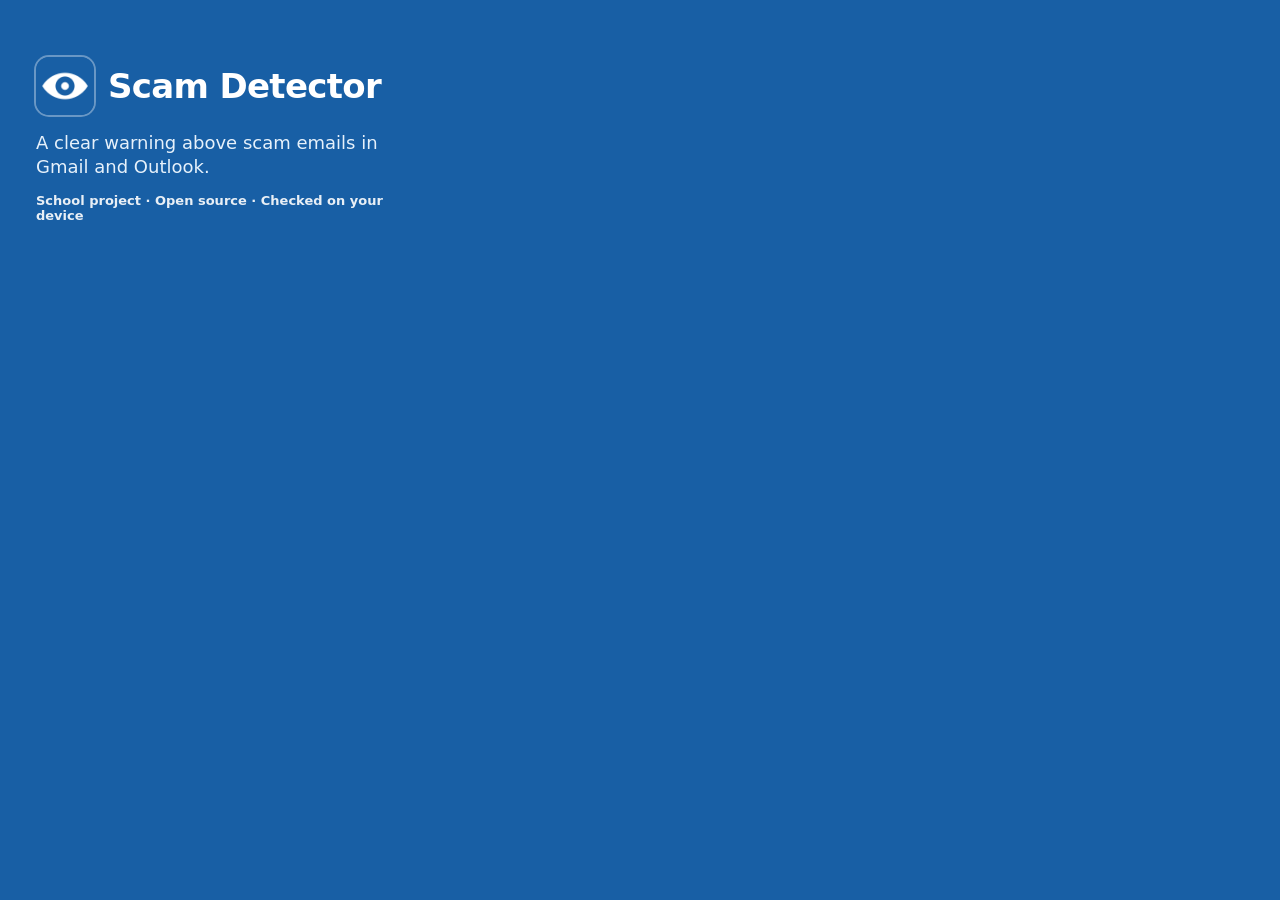
<file: store/promo-tile.html>
<!doctype html>
<html lang="en">
<head>
  <meta charset="utf-8">
  <title>Promo Tile</title>
  <!-- Chrome Web Store small promo tile, 440x280. Captured by scripts/make_screenshots.sh. -->
  <style>
    html, body { margin: 0; width: 440px; height: 280px; overflow: hidden; }
    body { background: #185FA5; color: #fff; font-family: system-ui, -apple-system, "Segoe UI", Roboto, sans-serif;
      display: flex; flex-direction: column; justify-content: center; padding: 0 36px; box-sizing: border-box; }
    .top { display: flex; align-items: center; gap: 14px; }
    img { width: 58px; height: 58px; border-radius: 13px; box-shadow: 0 0 0 2px rgba(255,255,255,.35); }
    h1 { font-size: 34px; margin: 0; letter-spacing: -0.02em; }
    p { font-size: 18px; line-height: 1.35; margin: 16px 0 0; color: #E6F1FB; }
    .tags { margin-top: 14px; font-size: 13px; font-weight: 600; color: #fff; opacity: .9; }
  </style>
</head>
<body>
  <div class="top"><img src="icon-512.png" alt=""><h1>Scam Detector</h1></div>
  <p>A clear warning above scam emails in Gmail and Outlook.</p>
  <div class="tags">School project · Open source · Checked on your device</div>
</body>
</html>
</file>
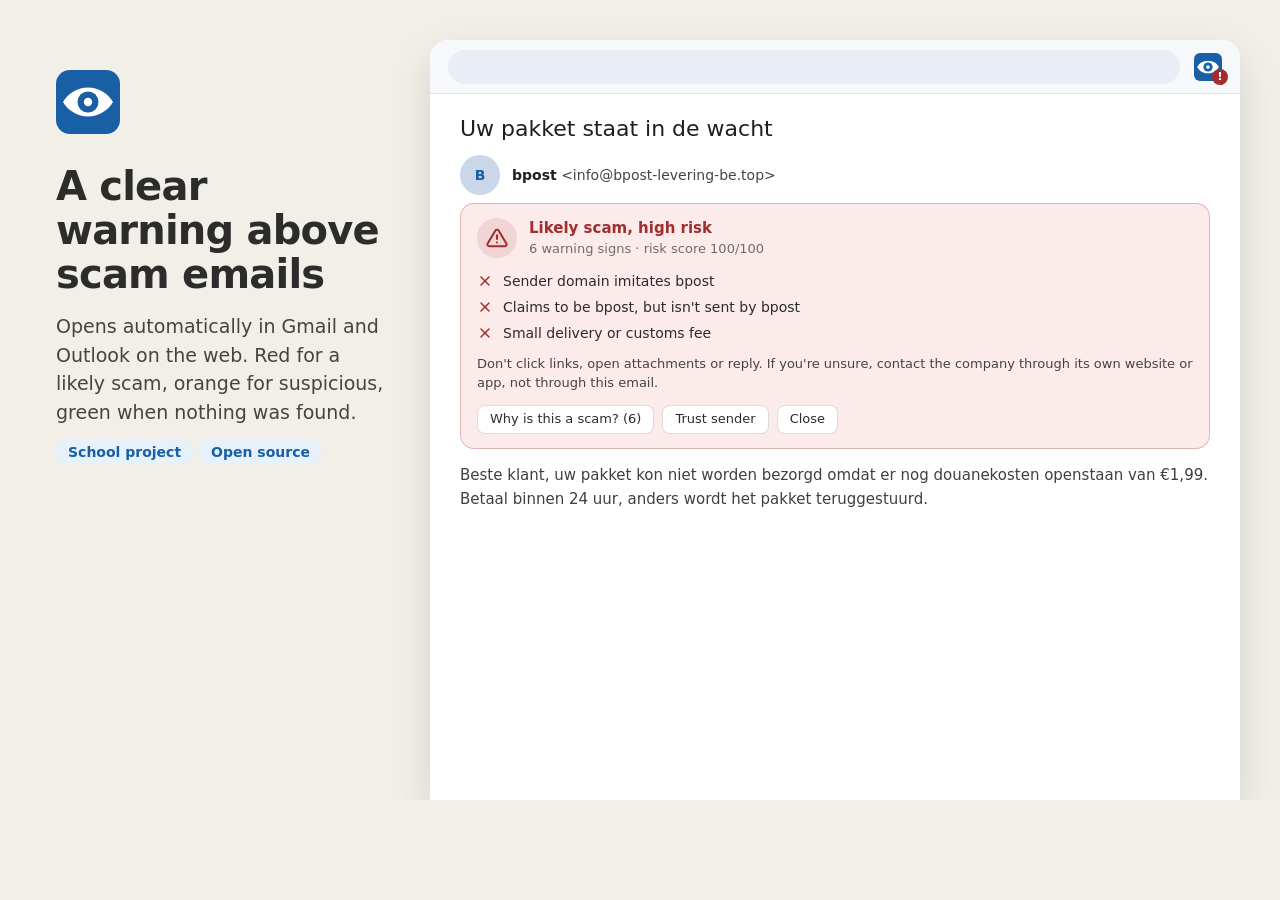
<file: store/screenshots.html>
<!doctype html>
<html lang="en">
<head>
  <meta charset="utf-8">
  <title>Store Screenshots</title>
  <!-- Renders the store screenshots (1280x800) from the real extension code.
       Open with ?shot=1, 2 or 3; scripts/make_screenshots.sh captures them with headless Firefox. -->
  <style>
    * { box-sizing: border-box; }
    html, body { margin: 0; width: 1280px; height: 800px; overflow: hidden; font-family: system-ui, -apple-system, "Segoe UI", Roboto, sans-serif; }
    body { background: #F1EFE8; color: #444441; display: grid; grid-template-columns: 430px 1fr; }
    body.dark { background: #1F1F1E; color: #DAD8D0; }
    .pitch { padding: 70px 40px 40px 56px; }
    .pitch img { width: 64px; height: 64px; }
    .pitch h1 { font-size: 40px; line-height: 1.1; color: #2C2C2A; margin: 26px 0 16px; letter-spacing: -0.02em; }
    .dark .pitch h1 { color: #F4F3EE; }
    .pitch p { font-size: 19px; line-height: 1.5; margin: 0 0 14px; }
    .pill { display: inline-block; font-size: 14px; font-weight: 600; padding: 4px 12px; border-radius: 999px; background: #E6F1FB; color: #185FA5; margin: 0 6px 8px 0; }
    .dark .pill { background: #1D3550; color: #7FB2E8; }
    .mail { margin: 40px 40px 0 0; background: #fff; border-radius: 18px 18px 0 0; box-shadow: 0 16px 40px rgba(0,0,0,.12); overflow: hidden; height: 760px; }
    .dark .mail { background: #2A2A28; }
    .toolbar { height: 54px; background: #F6F8FC; border-bottom: 1px solid #E3E3E3; display: flex; align-items: center; gap: 14px; padding: 0 18px; }
    .dark .toolbar { background: #232322; border-color: #3D3D3A; }
    .search { flex: 1; height: 34px; border-radius: 17px; background: #E9EEF6; }
    .dark .search { background: #353532; }
    .ext { width: 28px; height: 28px; position: relative; }
    .ext img { width: 28px; height: 28px; }
    .badge { position: absolute; right: -6px; bottom: -4px; background: #A32D2D; color: #fff; font: 700 11px/16px system-ui; min-width: 16px; text-align: center; border-radius: 8px; padding: 0 4px; }
    .msg { padding: 22px 30px; }
    .subject { font-size: 22px; color: #1F1F1F; margin-bottom: 14px; }
    .dark .subject { color: #F4F3EE; }
    .from { display: flex; gap: 12px; align-items: center; margin-bottom: 8px; font-size: 14px; }
    .avatar { width: 40px; height: 40px; border-radius: 50%; background: #C9D7E8; display: grid; place-items: center; font-weight: 700; color: #185FA5; }
    .from b { color: #1F1F1F; }
    .dark .from b { color: #F4F3EE; }
    .body { font-size: 15px; line-height: 1.6; color: #3C4043; margin-top: 6px; }
    .dark .body { color: #C8C6BE; }
    .btn { display: inline-block; background: #D40511; color: #fff; padding: 10px 18px; border-radius: 6px; font-weight: 600; margin: 8px 0; }
  </style>
</head>
<body>
  <div class="pitch">
    <img src="../extension/icons/icon.svg" alt="">
    <h1 id="headline"></h1>
    <div id="pitch"></div>
  </div>
  <div class="mail">
    <div class="toolbar"><div class="search"></div><div class="ext"><img src="../extension/icons/icon.svg" alt=""><span class="badge" id="badge">!</span></div></div>
    <div class="msg">
      <div class="subject" id="subject"></div>
      <div class="from"><div class="avatar" id="avatar"></div><div id="from"></div></div>
      <div id="card"></div>
      <div class="body" id="body"></div>
    </div>
  </div>

  <script src="../extension/src/core/lists.js"></script>
  <script src="../extension/src/core/i18n.js"></script>
  <script src="../extension/src/core/domain.js"></script>
  <script src="../extension/src/core/phrases.js"></script>
  <script src="../extension/src/core/detector.js"></script>
  <script src="../extension/src/core/html.js"></script>
  <script src="../extension/src/core/mime.js"></script>
  <script src="../extension/src/ui/report.js"></script>
  <script src="../extension/src/analyzer/samples.js"></script>
  <script>
    (function (SD) {
      const shot = new URLSearchParams(location.search).get("shot") || "1";
      const style = document.createElement("style");
      style.textContent = SD.REPORT_CSS;
      document.head.append(style);
      const $ = (id) => document.getElementById(id);
      const text = (id, value) => { $(id).textContent = value; };
      const pills = (list) => $("pitch").append(...list.map((t) => Object.assign(document.createElement("span"), { className: "pill", textContent: t })));
      const para = (t) => $("pitch").append(Object.assign(document.createElement("p"), { textContent: t }));
      const sample = (id) => SD.emailFromRaw(SD.SAMPLES.find((s) => s.id === id).raw);
      const actions = (trust) => [...(trust ? [{ label: SD.t("action.trust"), onClick() {} }] : []), { label: SD.t("action.close"), onClick() {} }];

      const fromLine = (email) => {
        const b = document.createElement("b");
        b.textContent = email.from.name;
        $("from").append(b, ` <${email.from.address}>`);
        $("avatar").textContent = email.from.name[0].toUpperCase();
        text("subject", email.subject);
      };

      if (shot === "1") {
        const email = sample("parcel");
        text("headline", "A clear warning above scam emails");
        para("Opens automatically in Gmail and Outlook on the web. Red for a likely scam, orange for suspicious, green when nothing was found.");
        pills(["School project", "Open source"]);
        fromLine(email);
        $("card").append(SD.renderReport(SD.analyze(email, {}), { actions: actions(true), theme: "light" }));
        text("body", "Beste klant, uw pakket kon niet worden bezorgd omdat er nog douanekosten openstaan van €1,99. Betaal binnen 24 uur, anders wordt het pakket teruggestuurd.");
      } else if (shot === "2") {
        const email = sample("donation");
        text("headline", "Explains why, in plain language");
        para("Over 70 warning signs: fake senders, lookalike links, dangerous attachments, money promises, hidden text and more.");
        para("Available in English, Dutch and French.");
        pills(["Checked on your device"]);
        fromLine(email);
        $("card").append(SD.renderReport(SD.analyze(email, {}), { actions: actions(true), expanded: true, theme: "light" }));
      } else {
        document.body.classList.add("dark");
        SD.setLanguage("nl");
        const email = sample("friend");
        text("headline", "Follows your mailbox theme and language");
        para("Dark mailbox, dark card. Shown here in Dutch; French and English work the same way.");
        para("Your emails are never uploaded. No tracking, no account.");
        pills(["Open source", "Privacy friendly"]);
        $("badge").remove();
        fromLine(email);
        $("card").append(SD.renderReport(SD.analyze(email, {}), { actions: actions(false), theme: "dark" }));
        text("body", "Top, ik neem het deel over de Eerste Wereldoorlog. Zullen we donderdag na school afspreken?");
      }
    })(globalThis.ScamDetector);
  </script>
</body>
</html>
</file>
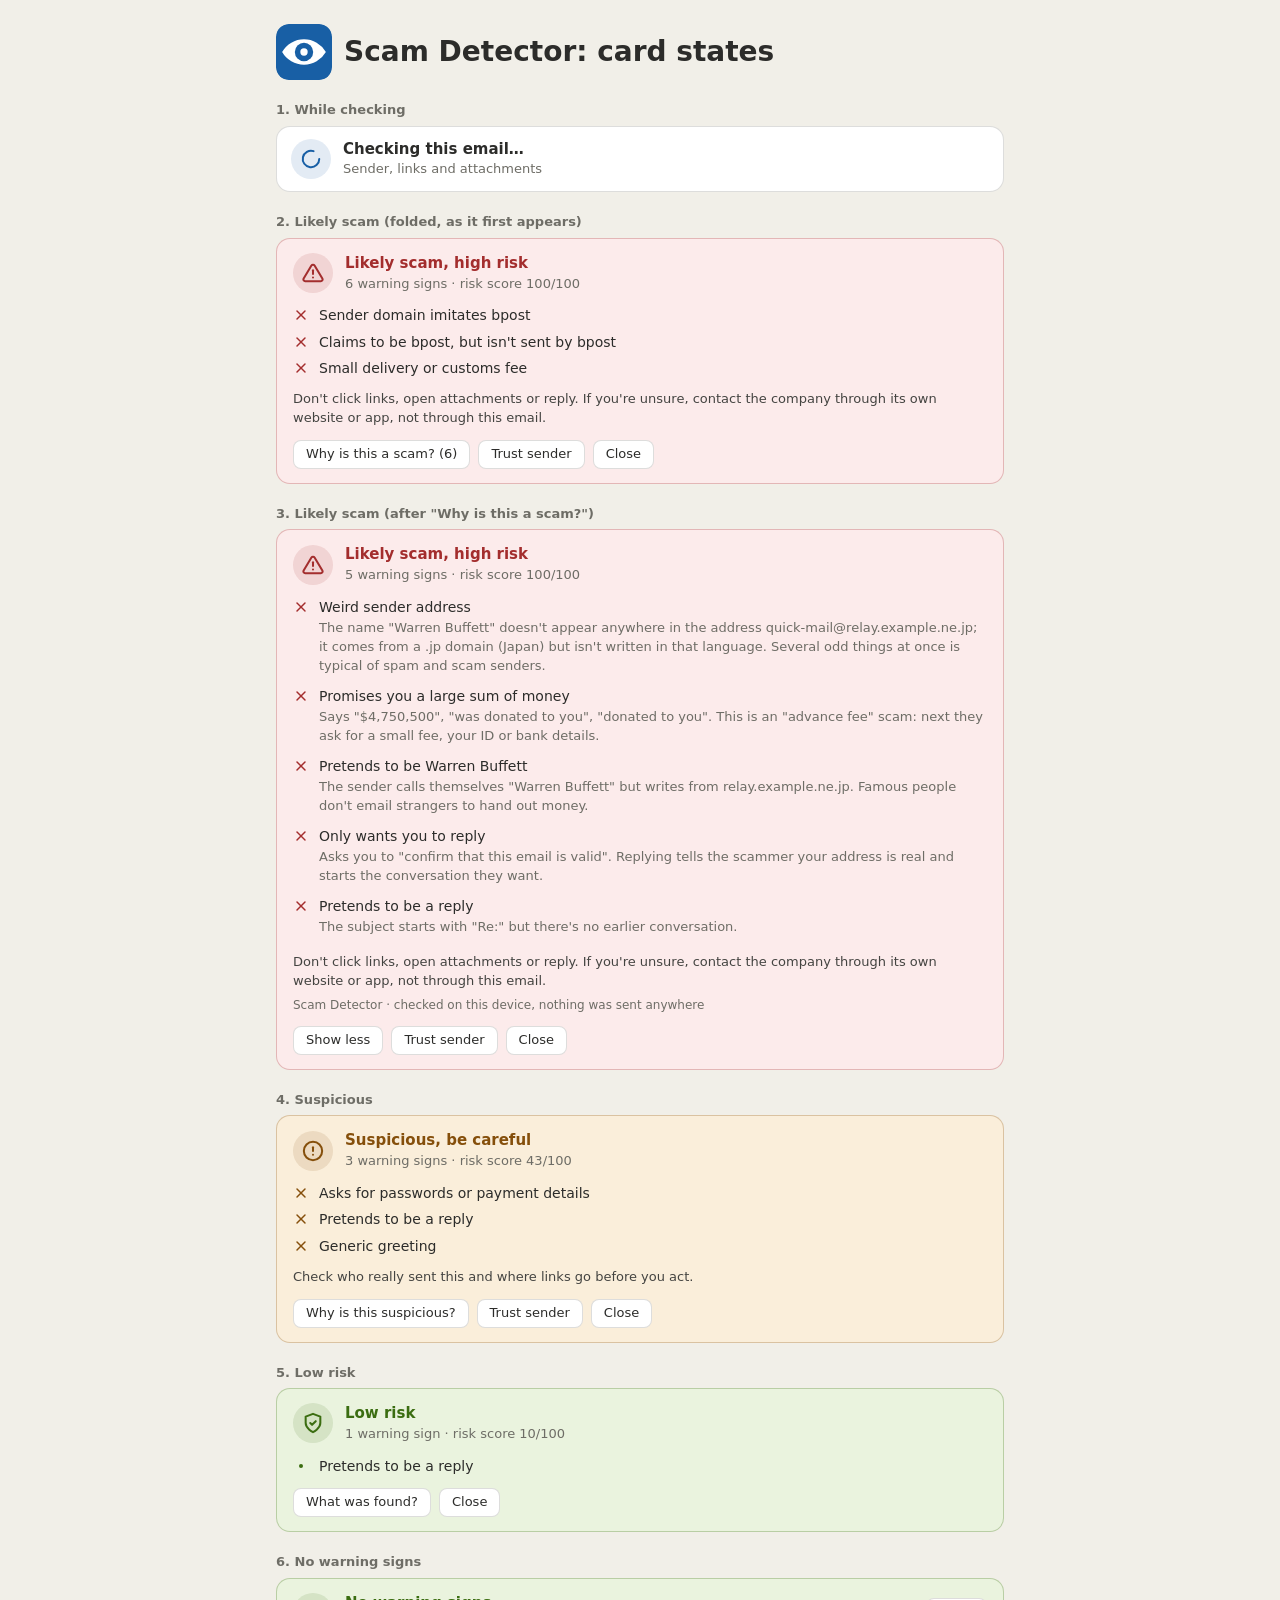
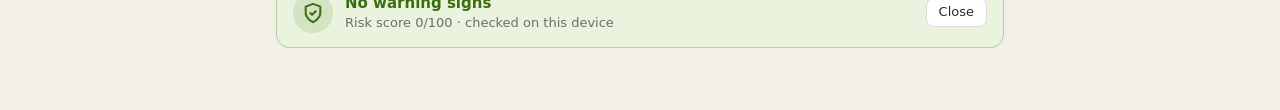
<file: test/preview.html>
<!doctype html>
<html lang="en">
<head>
  <meta charset="utf-8">
  <meta name="viewport" content="width=device-width, initial-scale=1">
  <title>Card Preview</title>
  <link rel="stylesheet" href="../extension/src/ui/page.css">
  <style>
    body { background: var(--surface); }
    main { max-width: 760px; margin: 0 auto; padding: 24px 16px 48px; }
    h2 { font-size: 13px; font-weight: 600; color: var(--muted); margin: 22px 0 6px; }
    .head { display: flex; align-items: center; gap: 12px; }
    .head img { width: 56px; height: 56px; border-radius: 13px; }
  </style>
</head>
<body>
  <main>
    <div class="head"><img src="../extension/icons/icon.svg" alt=""><h1>Scam Detector: card states</h1></div>
    <div id="cards"></div>
  </main>
  <script src="../extension/src/core/lists.js"></script>
  <script src="../extension/src/core/i18n.js"></script>
  <script src="../extension/src/core/domain.js"></script>
  <script src="../extension/src/core/phrases.js"></script>
  <script src="../extension/src/core/detector.js"></script>
  <script src="../extension/src/core/html.js"></script>
  <script src="../extension/src/core/mime.js"></script>
  <script src="../extension/src/ui/report.js"></script>
  <script src="../extension/src/analyzer/samples.js"></script>
  <script>
    (function (SD) {
      const box = document.getElementById("cards");
      const style = document.createElement("style");
      style.textContent = SD.REPORT_CSS;
      document.head.append(style);
      const actions = (trust) => [...(trust ? [{ label: "Trust sender", onClick() {} }] : []), { label: "Close", onClick() {} }];
      const show = (label, card) => {
        const h = document.createElement("h2");
        h.textContent = label;
        box.append(h, card);
      };
      const sample = (id) => SD.analyze(SD.emailFromRaw(SD.SAMPLES.find((s) => s.id === id).raw), {});
      show("1. While checking", SD.renderChecking());
      show("2. Likely scam (folded, as it first appears)", SD.renderReport(sample("parcel"), { actions: actions(true) }));
      show("3. Likely scam (after \"Why is this a scam?\")", SD.renderReport(sample("donation"), { actions: actions(true), expanded: true }));
      show("4. Suspicious", SD.renderReport(SD.analyze({ from: { name: "Shop", address: "deals@shop.example" }, subject: "Re: your account",
        text: "Dear customer, please confirm your account details today.", links: [], attachments: [], images: [] }, {}), { actions: actions(true) }));
      show("5. Low risk", SD.renderReport(SD.analyze({ from: { name: "Shop", address: "info@shop.example" }, subject: "Re: your order",
        text: "Hello, here is the update about your order.", links: [], attachments: [], images: [] }, {}), { actions: actions(false) }));
      show("6. No warning signs", SD.renderReport(sample("friend"), { actions: actions(false) }));
    })(globalThis.ScamDetector);
  </script>
</body>
</html>
</file>
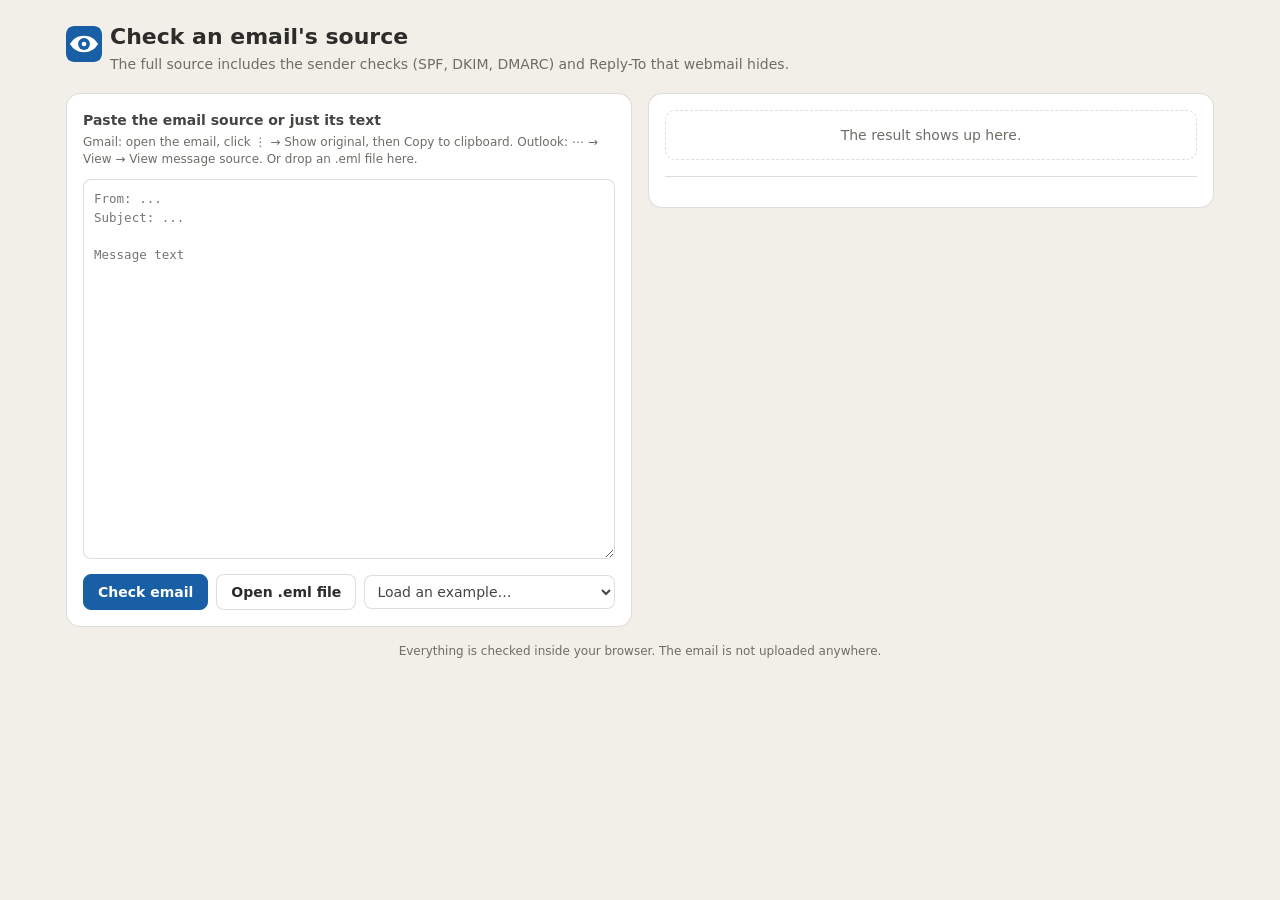
<file: extension/src/analyzer/analyzer.html>
<!doctype html>
<html lang="en">
<head>
  <meta charset="utf-8">
  <meta name="viewport" content="width=device-width, initial-scale=1">
  <title data-i18n="an.pageTitle">Email Source Check</title>
  <link rel="stylesheet" href="../ui/page.css">
  <link rel="stylesheet" href="analyzer.css">
</head>
<body>
  <main class="wrap">
    <header class="brand page-head">
      <img src="../../icons/icon.svg" alt="">
      <div>
        <h1 data-i18n="an.title">Check an email's source</h1>
        <p class="muted" data-i18n="an.sub">The full source includes the sender checks (SPF, DKIM, DMARC) and Reply-To that webmail hides.</p>
      </div>
    </header>

    <div class="grid">
      <section class="card input-card">
        <label for="raw" class="label" data-i18n="an.paste">Paste the email source or just its text</label>
        <p class="muted small hint" data-i18n="an.hint">Gmail: open the email, click ⋮ → Show original, then Copy to clipboard. Outlook: ⋯ → View → View message source. Or drop an .eml file here.</p>
        <textarea id="raw" spellcheck="false" placeholder="From: ...&#10;Subject: ...&#10;&#10;Message text" data-i18n-placeholder="an.placeholder"></textarea>
        <div class="controls">
          <button id="analyze" class="button primary" type="button" data-i18n="an.check">Check email</button>
          <label class="button file-button"><span data-i18n="an.open">Open .eml file</span><input id="file" type="file" accept=".eml,.txt,message/rfc822"></label>
          <select id="samples" aria-label="Load an example email" data-i18n-aria-label="an.example">
            <option value="" data-i18n="an.example">Load an example…</option>
          </select>
        </div>
      </section>

      <section class="card output-card" aria-live="polite">
        <div id="output" class="empty" data-i18n="an.empty">The result shows up here.</div>
        <dl id="facts" hidden></dl>
      </section>
    </div>
    <p class="muted small privacy" data-i18n="an.privacy">Everything is checked inside your browser. The email is not uploaded anywhere.</p>
  </main>

  <script src="../core/browser-compat.js"></script>
  <script src="../core/lists.js"></script>
  <script src="../core/i18n.js"></script>
  <script src="../core/domain.js"></script>
  <script src="../core/phrases.js"></script>
  <script src="../core/detector.js"></script>
  <script src="../core/html.js"></script>
  <script src="../core/mime.js"></script>
  <script src="../ui/report.js"></script>
  <script src="../content/runner.js"></script>
  <script src="samples.js"></script>
  <script src="analyzer.js"></script>
</body>
</html>
</file>
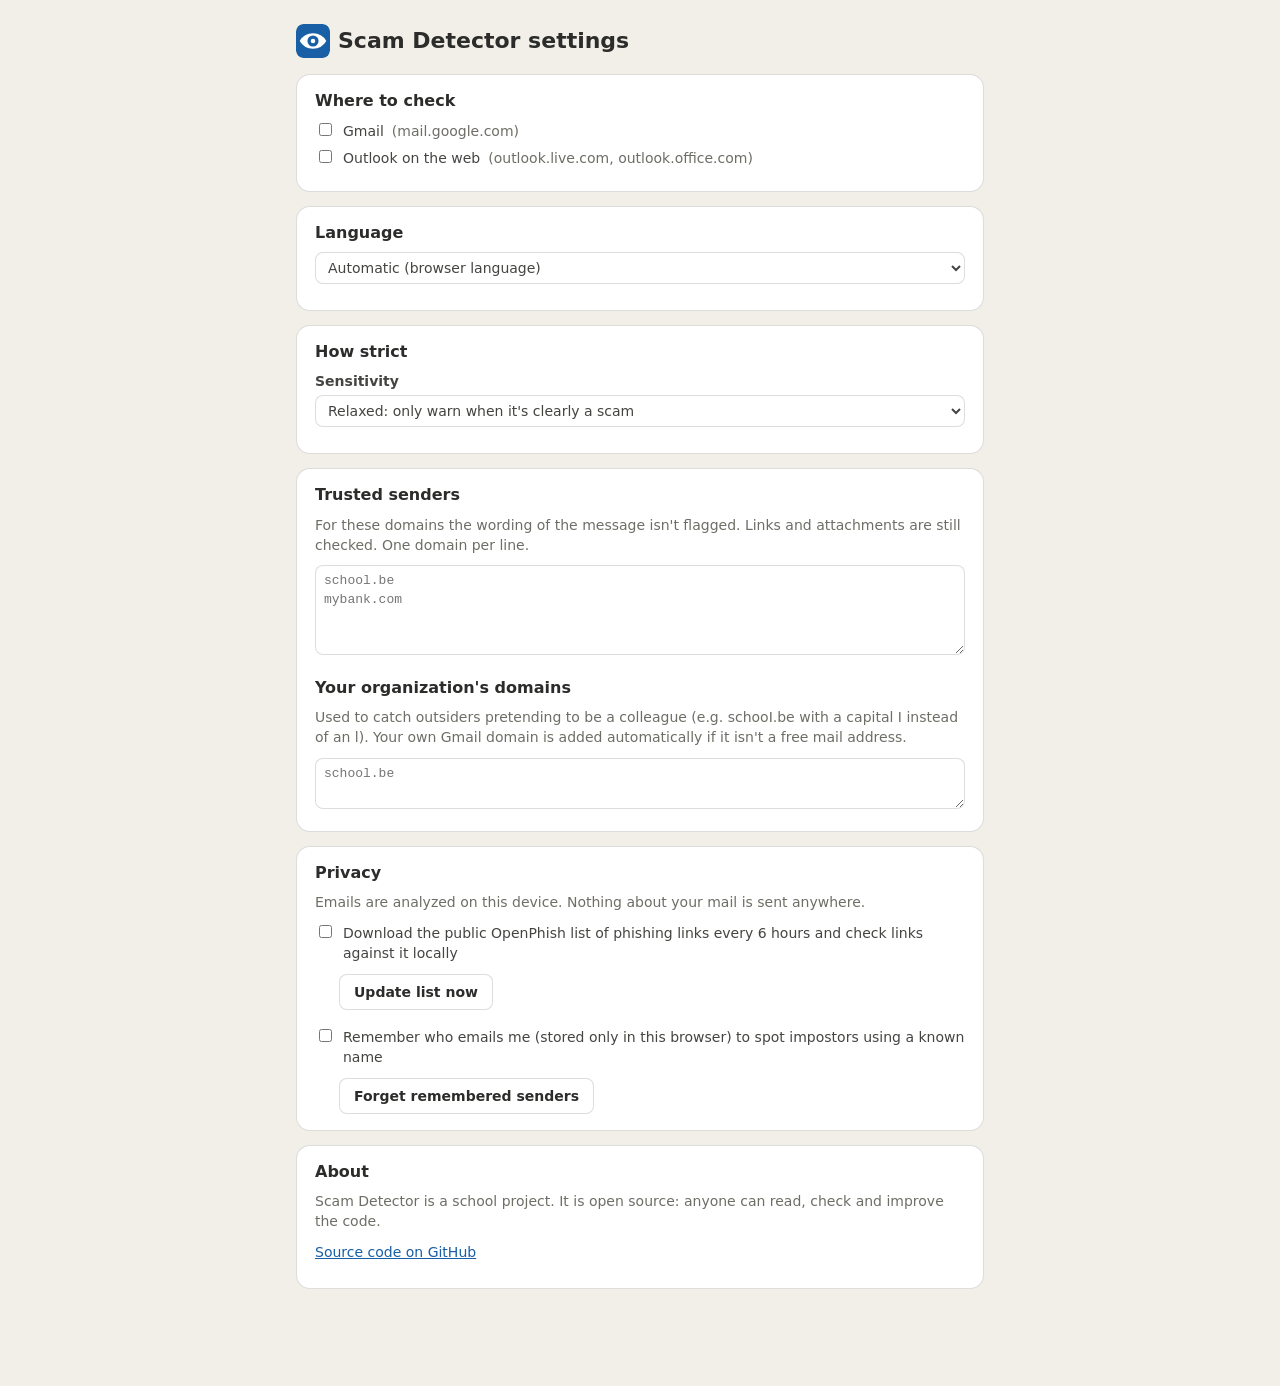
<file: extension/src/options/options.html>
<!doctype html>
<html lang="en">
<head>
  <meta charset="utf-8">
  <meta name="viewport" content="width=device-width, initial-scale=1">
  <title data-i18n="opt.pageTitle">Scam Detector settings</title>
  <link rel="stylesheet" href="../ui/page.css">
  <link rel="stylesheet" href="options.css">
</head>
<body>
  <main class="wrap">
    <header class="brand page-head">
      <img src="../../icons/icon.svg" alt="">
      <h1 data-i18n="opt.pageTitle">Scam Detector settings</h1>
    </header>

    <form id="settings">
      <section class="card">
        <h2 data-i18n="opt.where">Where to check</h2>
        <div id="access" class="access" hidden>
          <p data-i18n="opt.access">Scam Detector isn't allowed to read Gmail and Outlook yet, so it can't put warnings above your emails automatically.</p>
          <button id="grant-access" class="button primary" type="button" data-i18n="auto.allow">Allow automatic warnings</button>
        </div>
        <label class="row"><input type="checkbox" name="gmail"> Gmail <span class="muted">(mail.google.com)</span></label>
        <label class="row"><input type="checkbox" name="outlook"> <span data-i18n="opt.outlook">Outlook on the web</span> <span class="muted">(outlook.live.com, outlook.office.com)</span></label>
      </section>

      <section class="card">
        <h2 data-i18n="opt.language">Language</h2>
        <label class="field">
          <select name="language" aria-label="Language" data-i18n-aria-label="opt.language">
            <option value="auto" data-i18n="opt.langAuto">Automatic (browser language)</option>
            <option value="en">English</option>
            <option value="nl">Nederlands</option>
            <option value="fr">Français</option>
          </select>
        </label>
      </section>

      <section class="card">
        <h2 data-i18n="opt.strict">How strict</h2>
        <label class="field"><span data-i18n="opt.sensitivity">Sensitivity</span>
          <select name="sensitivity">
            <option value="relaxed" data-i18n="opt.relaxed">Relaxed: only warn when it's clearly a scam</option>
            <option value="normal" data-i18n="opt.normal">Normal</option>
            <option value="strict" data-i18n="opt.strictOpt">Strict: warn about more borderline messages</option>
          </select>
        </label>
      </section>

      <section class="card">
        <h2 data-i18n="opt.trusted">Trusted senders</h2>
        <p class="muted" data-i18n="opt.trustedHelp">For these domains the wording of the message isn't flagged. Links and attachments are still checked. One domain per line.</p>
        <textarea name="trustedDomains" rows="4" spellcheck="false" placeholder="school.be&#10;mybank.com"></textarea>
        <h2 class="sub" data-i18n="opt.own">Your organization's domains</h2>
        <p class="muted" data-i18n="opt.ownHelp">Used to catch outsiders pretending to be a colleague (e.g. schooI.be with a capital I instead of an l). Your own Gmail domain is added automatically if it isn't a free mail address.</p>
        <textarea name="ownDomains" rows="2" spellcheck="false" placeholder="school.be"></textarea>
      </section>

      <section class="card">
        <h2 data-i18n="opt.privacy">Privacy</h2>
        <p class="muted" data-i18n="opt.privacyHelp">Emails are analyzed on this device. Nothing about your mail is sent anywhere.</p>
        <label class="row"><input type="checkbox" name="threatFeed"> <span data-i18n="opt.feed">Download the public OpenPhish list of phishing links every 6 hours and check links against it locally</span></label>
        <p id="feed-status" class="small muted indent"></p>
        <button id="refresh-feeds" class="button indent" type="button" data-i18n="opt.update">Update list now</button>
        <label class="row top-gap"><input type="checkbox" name="rememberSenders"> <span data-i18n="opt.remember">Remember who emails me (stored only in this browser) to spot impostors using a known name</span></label>
        <p id="sender-count" class="small muted indent"></p>
        <button id="clear-senders" class="button indent" type="button" data-i18n="opt.forget">Forget remembered senders</button>
      </section>

      <section class="card">
        <h2 data-i18n="opt.about">About</h2>
        <p class="muted" data-i18n="opt.aboutText">Scam Detector is a school project. It is open source: anyone can read, check and improve the code.</p>
        <p><a href="https://github.com/TwixAddict/scam-detector" target="_blank" rel="noopener" data-i18n="opt.source">Source code on GitHub</a></p>
      </section>

      <p id="saved" class="saved" role="status" aria-live="polite"></p>
    </form>
  </main>

  <script src="../core/browser-compat.js"></script>
  <script src="../core/lists.js"></script>
  <script src="../core/i18n.js"></script>
  <script src="../core/domain.js"></script>
  <script src="../core/phrases.js"></script>
  <script src="../core/detector.js"></script>
  <script src="options.js"></script>
</body>
</html>
</file>
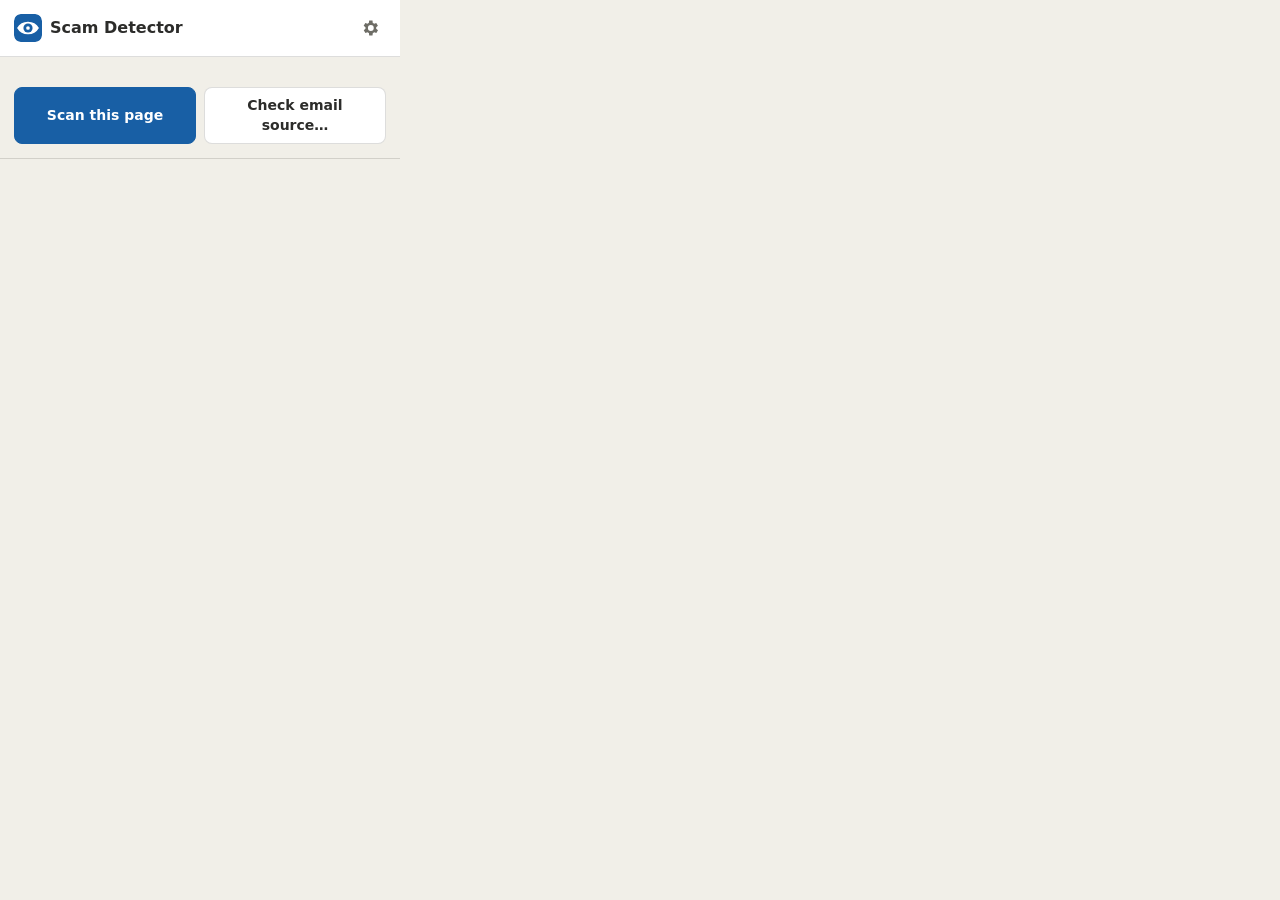
<file: extension/src/popup/popup.html>
<!doctype html>
<html lang="en">
<head>
  <meta charset="utf-8">
  <title>Scam Detector</title>
  <link rel="stylesheet" href="../ui/page.css">
  <link rel="stylesheet" href="popup.css">
</head>
<body>
  <header class="top">
    <div class="brand">
      <img src="../../icons/icon.svg" alt="">
      <h1>Scam Detector</h1>
    </div>
    <button id="open-options" class="icon-button" type="button" title="Settings" aria-label="Settings" data-i18n-title="popup.settings" data-i18n-aria-label="popup.settings">
      <svg viewBox="0 0 24 24" aria-hidden="true"><path fill="currentColor" d="M19.4 13a7.6 7.6 0 0 0 0-2l2.1-1.6-2-3.5-2.5 1a7.5 7.5 0 0 0-1.7-1L15 3h-4l-.4 2.9a7.5 7.5 0 0 0-1.7 1l-2.5-1-2 3.5L6.6 11a7.6 7.6 0 0 0 0 2l-2.1 1.6 2 3.5 2.5-1a7.5 7.5 0 0 0 1.7 1L11 21h4l.4-2.9a7.5 7.5 0 0 0 1.7-1l2.5 1 2-3.5L19.4 13zM13 15.5a3.5 3.5 0 1 1 0-7 3.5 3.5 0 0 1 0 7z"/></svg>
    </button>
  </header>

  <main>
    <div id="auto-status" class="auto-status" hidden>
      <p id="auto-text"></p>
      <button id="auto-fix" class="button primary" type="button" hidden></button>
    </div>
    <p id="context" class="muted small"></p>
    <div id="results"></div>
    <div class="actions">
      <button id="scan-page" class="button primary" type="button" data-i18n="popup.scan">Scan this page</button>
      <button id="open-analyzer" class="button" type="button" data-i18n="popup.source">Check email source…</button>
    </div>
    <p id="scan-error" class="small error" hidden></p>
  </main>

  <footer id="feed-status" class="small muted"></footer>

  <script src="../core/browser-compat.js"></script>
  <script src="../core/lists.js"></script>
  <script src="../core/i18n.js"></script>
  <script src="../core/domain.js"></script>
  <script src="../core/phrases.js"></script>
  <script src="../core/detector.js"></script>
  <script src="../ui/report.js"></script>
  <script src="popup.js"></script>
</body>
</html>
</file>
<file: extension/src/ui/page.css>
/* Shared styles for the popup, options and analyzer pages. */
:root {
  /* Palette: red = danger, orange = doubt, green = safe, blue = buttons/links/busy, grey = text/borders/cards */
  --red: #A32D2D; --red-bg: #FCEBEB;
  --orange: #854F0B; --orange-bg: #FAEEDA;
  --green: #3B6D11; --green-bg: #EAF3DE;
  --blue: #185FA5; --blue-bg: #E6F1FB;
  --grey: #444441; --grey-bg: #F1EFE8;

  --bg: #FFFFFF;          /* cards */
  --surface: #F1EFE8;     /* page background */
  --border: rgba(68, 68, 65, 0.18);
  --text: #444441;
  --title: #2C2C2A;
  --muted: #6E6D66;
  --accent: #185FA5;
  --accent-text: #FFFFFF;
  --focus: #185FA5;
  color-scheme: light;
}
@media (prefers-color-scheme: dark) {
  :root {
    --red: #F09595; --red-bg: #4A2222;
    --orange: #E9B467; --orange-bg: #47341A;
    --green: #A6CF7C; --green-bg: #2E3F1E;
    --blue-bg: #1D3550;
    --bg: #2A2A28;
    --surface: #1F1F1E;
    --border: #3D3D3A;
    --text: #DAD8D0;
    --title: #F4F3EE;
    --muted: #A9A79F;
    --accent: #185FA5;
    --accent-text: #FFFFFF;
    --focus: #7FB2E8;
    color-scheme: dark;
  }
}
* { box-sizing: border-box; }
body {
  margin: 0;
  background: var(--bg);
  color: var(--text);
  font: 14px/1.45 system-ui, -apple-system, "Segoe UI", Roboto, sans-serif;
}
h1, h2, h3 { line-height: 1.2; margin: 0; text-wrap: balance; color: var(--title); }
a { color: var(--accent); }
.muted { color: var(--muted); }
.small { font-size: 12px; }

.button {
  font: inherit;
  font-weight: 600;
  cursor: pointer;
  border-radius: 8px;
  padding: 7px 14px;
  border: 1px solid var(--border);
  background: var(--bg);
  color: var(--title);
  transition: background-color .15s, filter .15s;
}
.button:hover { background: var(--grey-bg); }
.button:active { transform: scale(.97); }
@media (prefers-color-scheme: dark) { .button:hover { background: #353532; } }
.button.primary:hover { background: var(--accent); filter: brightness(1.12); }
.button.primary { background: var(--accent); border-color: var(--accent); color: var(--accent-text); }
.button:disabled { opacity: 0.6; cursor: default; }
.button:focus-visible, input:focus-visible, select:focus-visible, textarea:focus-visible {
  outline: 2px solid var(--focus);
  outline-offset: 2px;
}
.brand {
  display: flex;
  align-items: center;
  gap: 8px;
}
.brand img { width: 28px; height: 28px; border-radius: 7px; }
.empty {
  border: 1px dashed var(--border);
  border-radius: 10px;
  padding: 14px;
  color: var(--muted);
  text-align: center;
}
</file>
<file: extension/src/analyzer/analyzer.css>
body { background: var(--surface); }
.wrap { max-width: 1180px; margin: 0 auto; padding: 24px 16px 40px; }
.page-head { align-items: flex-start; margin-bottom: 18px; }
.page-head img { width: 36px; height: 36px; margin-top: 2px; }
.page-head h1 { font-size: 22px; margin-bottom: 4px; }
.page-head p { margin: 0; }
.grid { display: grid; grid-template-columns: minmax(0, 1fr) minmax(0, 1fr); gap: 16px; align-items: start; }
@media (max-width: 860px) { .grid { grid-template-columns: minmax(0, 1fr); } }
.card {
  background: var(--bg);
  border: 1px solid var(--border);
  border-radius: 14px;
  padding: 16px;
}
.label { font-weight: 600; display: block; }
.hint { margin: 4px 0 10px; }
textarea {
  width: 100%;
  min-height: 380px;
  resize: vertical;
  font: 12.5px/1.5 ui-monospace, SFMono-Regular, Menlo, monospace;
  color: var(--text);
  background: var(--bg);
  border: 1px solid var(--border);
  border-radius: 8px;
  padding: 10px;
}
.input-card.dragging textarea { border-color: var(--accent); border-style: dashed; }
.controls { display: flex; flex-wrap: wrap; gap: 8px; margin-top: 10px; align-items: center; }
.file-button { position: relative; overflow: hidden; }
.file-button input { position: absolute; inset: 0; opacity: 0; cursor: pointer; }
.file-button:focus-within { outline: 2px solid var(--focus); outline-offset: 2px; }
select {
  font: inherit;
  color: var(--text);
  background: var(--bg);
  border: 1px solid var(--border);
  border-radius: 8px;
  padding: 7px 8px;
  min-width: 0;
  flex: 1;
}
#output .sd-report { margin: 0; }
#facts {
  display: grid;
  grid-template-columns: max-content minmax(0, 1fr);
  gap: 4px 14px;
  margin: 16px 0 0;
  padding-top: 14px;
  border-top: 1px solid var(--border);
  font-size: 13px;
}
#facts dt { color: var(--muted); }
#facts dd { margin: 0; overflow-wrap: anywhere; }
.privacy { text-align: center; margin-top: 16px; }
</file>
<file: extension/src/options/options.css>
body { background: var(--surface); }
.wrap { max-width: 720px; margin: 0 auto; padding: 24px 16px 48px; }
.page-head { margin-bottom: 16px; }
.page-head img { width: 34px; height: 34px; }
.page-head h1 { font-size: 22px; }
.card {
  background: var(--bg);
  border: 1px solid var(--border);
  border-radius: 14px;
  padding: 16px 18px;
  margin-bottom: 14px;
}
.card h2 { font-size: 16px; margin-bottom: 10px; }
.card h2.sub { margin-top: 18px; }
.card p { margin: 0 0 10px; }
.row { display: flex; gap: 8px; align-items: baseline; margin: 6px 0; }
.row input { flex: none; }
.field { display: grid; gap: 4px; margin-bottom: 10px; font-weight: 600; }
select, textarea {
  font: inherit;
  font-weight: 400;
  color: var(--text);
  background: var(--bg);
  border: 1px solid var(--border);
  border-radius: 8px;
  padding: 6px 8px;
  width: 100%;
}
textarea { font-family: ui-monospace, SFMono-Regular, Menlo, monospace; font-size: 13px; resize: vertical; }
.indent { margin-left: 24px !important; }
.top-gap { margin-top: 16px; }
.access {
  border: 1px solid color-mix(in srgb, var(--orange) 30%, transparent);
  background: var(--orange-bg);
  color: var(--orange);
  border-radius: 10px;
  padding: 12px;
  margin-bottom: 12px;
}
.access p { margin: 0 0 8px; }
.saved { min-height: 1.5em; color: var(--muted); text-align: center; }
code { font-size: 13px; }
</file>
<file: extension/src/popup/popup.css>
/* Fixed size: a Firefox popup sizes itself to its content, so viewport units (vw) collapse it. */
html, body { width: 400px; min-width: 400px; }
body { background: var(--surface); }
.top {
  background: var(--bg);
  display: flex;
  align-items: center;
  justify-content: space-between;
  padding: 12px 14px;
  border-bottom: 1px solid var(--border);
}
.top h1 { font-size: 16px; }
.icon-button {
  width: 32px;
  height: 32px;
  display: grid;
  place-items: center;
  border: 0;
  border-radius: 8px;
  background: transparent;
  color: var(--muted);
  cursor: pointer;
}
.icon-button:hover { background: var(--grey-bg); color: var(--title); }
@media (prefers-color-scheme: dark) { .icon-button:hover { background: #353532; } }
.icon-button svg { width: 20px; height: 20px; }
main { padding: 12px 14px 4px; }
#context { margin: 0 0 8px; }
#results { max-height: 380px; overflow-y: auto; }
#results .sd-report { margin: 0 0 10px; }
.actions { display: flex; gap: 8px; margin: 10px 0; }
.actions .button { flex: 1; }
.error { color: var(--red); margin: 0 0 8px; }
.auto-status {
  border-radius: 10px;
  padding: 10px 12px;
  margin-bottom: 10px;
  background: var(--surface);
  border: 1px solid var(--border);
}
.auto-status p { margin: 0; }
.auto-status .button { margin-top: 8px; width: 100%; }
.auto-status.ok { padding: 6px 10px; color: var(--muted); font-size: 12px; }
.auto-status.problem { border-color: color-mix(in srgb, var(--orange) 30%, transparent); background: var(--orange-bg); color: var(--orange); }
footer { padding: 8px 14px 12px; border-top: 1px solid var(--border); }
</file>
